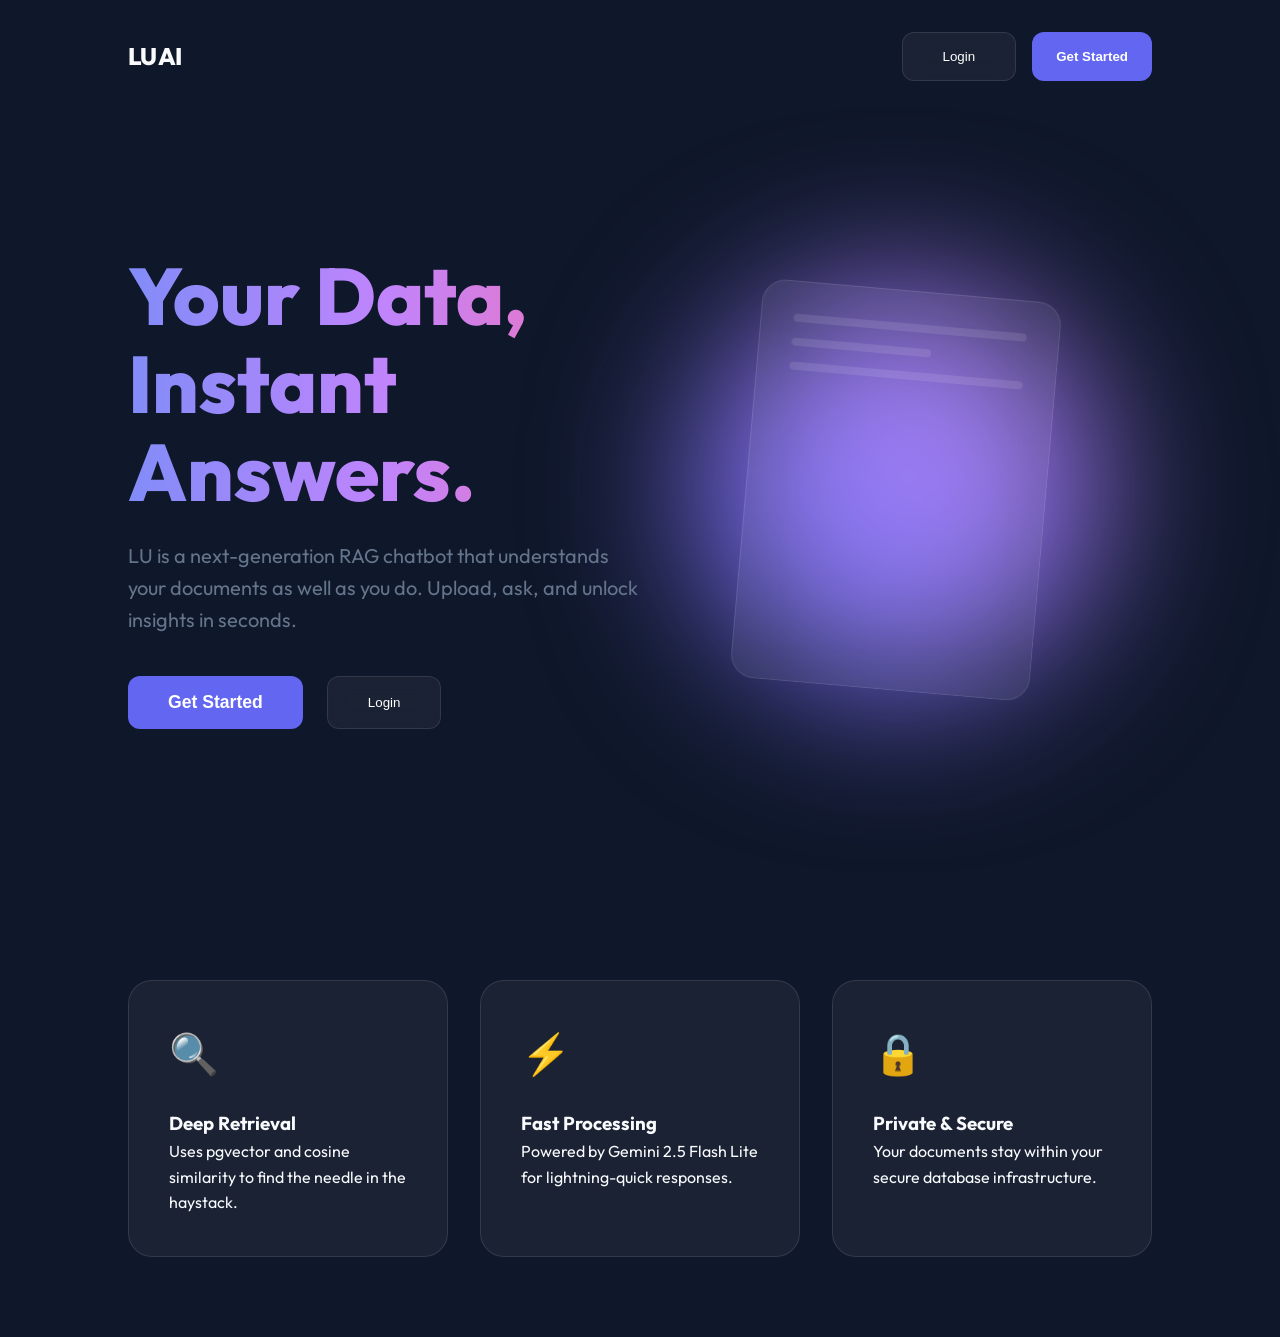
<file: frontend/index.html>
<!DOCTYPE html>
<html lang="en">
<head>
    <meta charset="UTF-8">
    <meta name="viewport" content="width=device-width, initial-scale=1.0">
    <title>LU: Intelligence Reimagined</title>
    <meta name="description" content="Modern RAG-powered chatbot solutions for your business.">
    <link rel="preconnect" href="https://fonts.googleapis.com">
    <link rel="preconnect" href="https://fonts.gstatic.com" crossorigin>
    <link href="https://fonts.googleapis.com/css2?family=Outfit:wght@300;400;600;800&display=swap" rel="stylesheet">
    <link rel="stylesheet" href="css/style.css">
</head>
<body>
    <nav class="navbar">
        <div class="logo">LU AI</div>
        <div class="nav-actions">
            <button class="btn-secondary" onclick="showLogin()">Login</button>
            <button class="btn-primary" onclick="showSignup()">Get Started</button>
        </div>
    </nav>

    <main>
        <section class="hero">
            <div class="hero-content">
                <h1 class="gradient-text">Your Data, <br>Instant Answers.</h1>
                <p>LU is a next-generation RAG chatbot that understands your documents as well as you do. Upload, ask, and unlock insights in seconds.</p>
                <div class="cta-group">
                    <button class="btn-large" onclick="showSignup()">Get Started</button>
                    <button class="btn-secondary" onclick="showLogin()">Login</button>
                </div>
            </div>
            <div class="hero-visual">
                <div class="blob"></div>
                <div class="glass-card">
                    <div class="line"></div>
                    <div class="line short"></div>
                    <div class="line"></div>
                </div>
            </div>
        </section>

        <section class="features">
            <div class="feature-card">
                <div class="icon">🔍</div>
                <h3>Deep Retrieval</h3>
                <p>Uses pgvector and cosine similarity to find the needle in the haystack.</p>
            </div>
            <div class="feature-card">
                <div class="icon">⚡</div>
                <h3>Fast Processing</h3>
                <p>Powered by Gemini 2.5 Flash Lite for lightning-quick responses.</p>
            </div>
            <div class="feature-card">
                <div class="icon">🔒</div>
                <h3>Private & Secure</h3>
                <p>Your documents stay within your secure database infrastructure.</p>
            </div>
        </section>
    </main>

    <script>
        function showLogin() {
            window.location.href = 'login.html';
        }
        
        function showSignup() {
            window.location.href = 'signup.html';
        }
        
        // Check if user is already logged in
        const token = localStorage.getItem('lu_token');
        if (token) {
            window.location.href = 'chat.html';
        }
    </script>
</body>
</html>
</file>
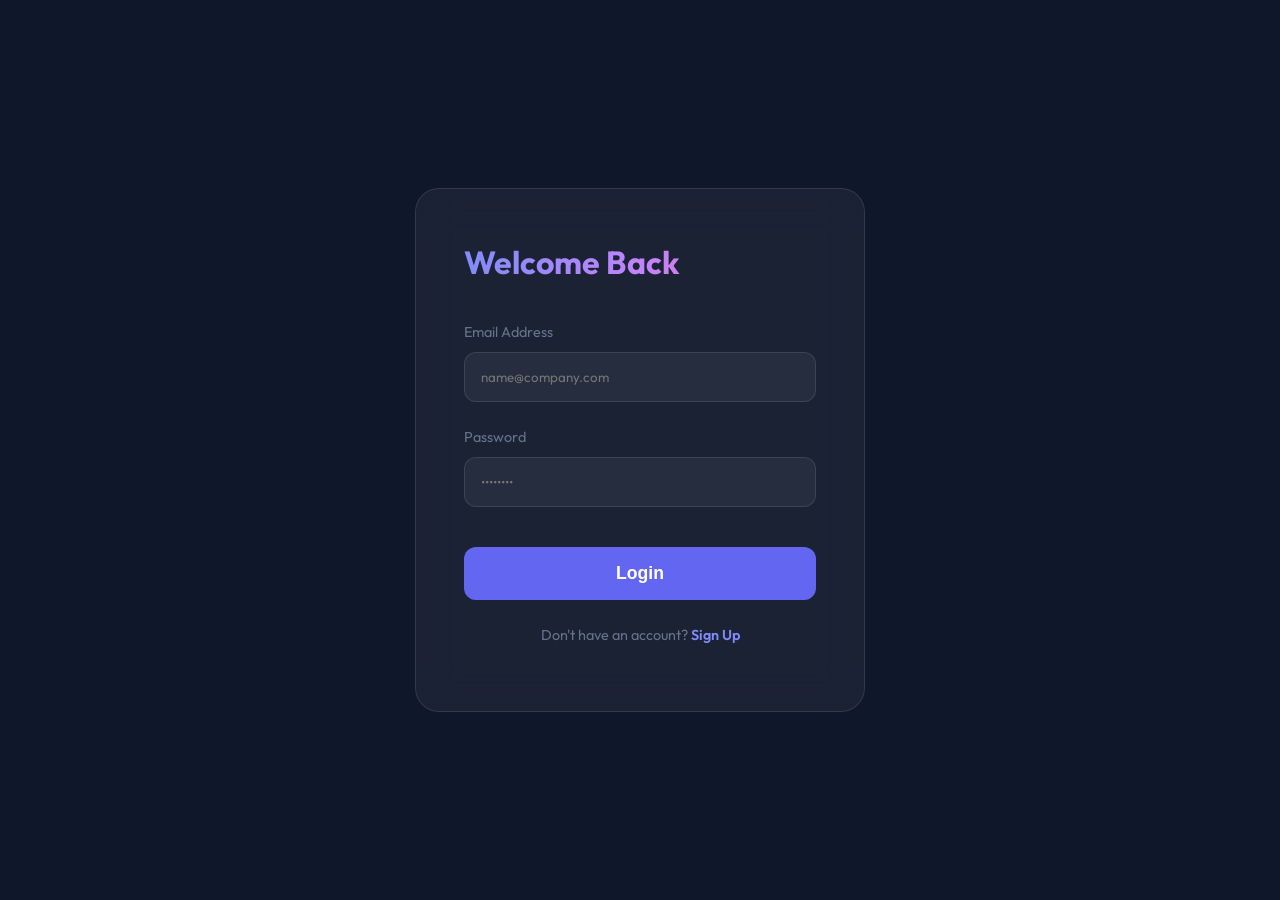
<file: frontend/chat.html>
<!DOCTYPE html>
<html lang="en">
<head>
    <meta charset="UTF-8">
    <meta name="viewport" content="width=device-width, initial-scale=1.0">
    <title>LU AI - Chat with your documents</title>
    <link rel="preconnect" href="https://fonts.googleapis.com">
    <link rel="preconnect" href="https://fonts.gstatic.com" crossorigin>
    <link href="https://fonts.googleapis.com/css2?family=Outfit:wght@300;400;500;600;700;800&display=swap" rel="stylesheet">
    <link rel="stylesheet" href="css/chat.css">
</head>
<body class="chat-page">
    <div class="chat-layout">
        <!-- Sidebar - Modern collapsible design -->
        <aside class="sidebar" id="sidebar">
            <div class="sidebar-header">
                <div class="logo">
                    <span class="logo-text">LU</span>
                    <span class="logo-badge">AI</span>
                </div>
                <button class="new-chat-btn" id="new-chat-btn">
                    <svg width="18" height="18" viewBox="0 0 24 24" fill="none" stroke="currentColor" stroke-width="2">
                        <path d="M12 5v14M5 12h14"/>
                    </svg>
                    <span>New chat</span>
                </button>
            </div>

            <div class="sessions-list" id="sessions-list">
                <div class="loading-sessions">
                    <div class="loading-spinner"></div>
                    <span>Loading conversations...</span>
                </div>
            </div>

            <div class="sidebar-footer">
                <div class="user-info" id="user-info">
                    <div class="user-avatar">
                        <span id="user-initials">LU</span>
                    </div>
                    <div class="user-details">
                        <div class="user-name" id="user-name">Loading...</div>
                        <div class="user-email" id="user-email"></div>
                    </div>
                </div>

                <div class="sidebar-actions">
                    <button class="action-btn" id="ingest-btn" style="display: none;">
                        <svg width="18" height="18" viewBox="0 0 24 24" fill="none" stroke="currentColor" stroke-width="2">
                            <path d="M14 2H6a2 2 0 0 0-2 2v16a2 2 0 0 0 2 2h12a2 2 0 0 0 2-2V8z"/>
                            <polyline points="14,2 14,8 20,8"/>
                            <line x1="16" y1="13" x2="8" y2="13"/>
                            <line x1="16" y1="17" x2="8" y2="17"/>
                        </svg>
                        <span>Ingest documents</span>
                    </button>

                    <button class="action-btn" id="logout-btn">
                        <svg width="18" height="18" viewBox="0 0 24 24" fill="none" stroke="currentColor" stroke-width="2">
                            <path d="M9 21H5a2 2 0 0 1-2-2V5a2 2 0 0 1 2-2h4"/>
                            <polyline points="16,17 21,12 16,7"/>
                            <line x1="21" y1="12" x2="9" y2="12"/>
                        </svg>
                        <span>Log out</span>
                    </button>
                </div>

                <div class="sidebar-footer-note">
                    <span class="version">v1.0.0</span>
                    <span class="separator">•</span>
                    <span class="rag-badge">RAG powered</span>
                </div>
            </div>
        </aside>

        <!-- Main Chat Area -->
        <main class="chat-main">
            <!-- Header -->
            <header class="chat-header">
                <button class="sidebar-toggle" id="sidebar-toggle" aria-label="Toggle sidebar">
                    <svg width="20" height="20" viewBox="0 0 24 24" fill="none" stroke="currentColor" stroke-width="2">
                        <line x1="3" y1="6" x2="21" y2="6"/>
                        <line x1="3" y1="12" x2="21" y2="12"/>
                        <line x1="3" y1="18" x2="21" y2="18"/>
                    </svg>
                </button>

                <div class="chat-header-info">
                    <div class="chat-title" id="chat-title">New conversation</div>
                    <div class="chat-model-badge">
                        <span class="model-dot"></span>
                        <span>Gemini 2.5 Flash Lite</span>
                    </div>
                </div>

                <div class="chat-header-actions">
                    <button class="icon-btn" id="clear-chat-btn" title="Clear conversation" style="display: none;">
                        <svg width="18" height="18" viewBox="0 0 24 24" fill="none" stroke="currentColor" stroke-width="2">
                            <path d="M3 6h18M19 6v14a2 2 0 0 1-2 2H7a2 2 0 0 1-2-2V6m3 0V4a2 2 0 0 1 2-2h4a2 2 0 0 1 2 2v2"/>
                        </svg>
                    </button>
                </div>
            </header>

            <!-- Messages Container -->
            <div class="chat-messages" id="chat-messages">
                <div class="welcome-message">
                    <div class="welcome-icon">
                        <svg width="48" height="48" viewBox="0 0 24 24" fill="none" stroke="currentColor" stroke-width="1.5">
                            <circle cx="12" cy="12" r="10"/>
                            <path d="M12 16v-4M12 8h.01"/>
                        </svg>
                    </div>
                    <h2>How can I help you today?</h2>
                    <p>Ask me anything about your documents. I'm here to help!</p>

                    <div class="suggestion-grid">
                        <button class="suggestion-card" data-prompt="What documents do I have?">
                            <span class="suggestion-icon">📄</span>
                            <span class="suggestion-text">What documents do I have?</span>
                        </button>
                        <button class="suggestion-card" data-prompt="Summarize my recent uploads">
                            <span class="suggestion-icon">📊</span>
                            <span class="suggestion-text">Summarize my recent uploads</span>
                        </button>
                        <button class="suggestion-card" data-prompt="Find information about">
                            <span class="suggestion-icon">🔍</span>
                            <span class="suggestion-text">Find specific information</span>
                        </button>
                        <button class="suggestion-card" data-prompt="Explain how RAG works">
                            <span class="suggestion-icon">🤖</span>
                            <span class="suggestion-text">How does LU work?</span>
                        </button>
                    </div>
                </div>
            </div>

            <!-- Input Area - Fixed at bottom -->
            <div class="chat-input-area">
                <div class="input-container">
                    <div class="input-wrapper">
                        <textarea
                            id="chat-input"
                            placeholder="Message LU..."
                            rows="1"
                            maxlength="2000"
                        ></textarea>

                        <div class="input-actions">
                            <button class="input-action-btn" id="attach-btn" style="display: none;" disabled>
                                <svg width="20" height="20" viewBox="0 0 24 24" fill="none" stroke="currentColor" stroke-width="2">
                                    <path d="M21.44 11.05l-9.19 9.19a6 6 0 0 1-8.49-8.49l9.19-9.19a4 4 0 0 1 5.66 5.66l-9.2 9.19a2 2 0 0 1-2.83-2.83l8.49-8.48"/>
                                </svg>
                            </button>

                            <button class="send-button" id="send-button" disabled aria-label="Send message">
                                <svg width="20" height="20" viewBox="0 0 24 24" fill="none" stroke="currentColor" stroke-width="2">
                                    <line x1="22" y1="2" x2="11" y2="13"/>
                                    <polygon points="22,2 15,22 11,13 2,9 22,2"/>
                                </svg>
                            </button>
                        </div>
                    </div>

                    <div class="input-footer">
                        <div class="input-footer-left">
                            <span class="char-count" id="char-count">
                                <span class="current">0</span>/<span class="max">2000</span>
                            </span>
                            <span class="separator">•</span>
                            <span class="shortcut-hint">Enter to send</span>
                            <span class="shortcut-hint secondary">Shift + Enter for new line</span>
                        </div>

                        <div class="input-footer-right">
                            <span class="status-indicator" id="status-indicator">
                                <span class="status-dot online"></span>
                                <span class="status-text">Connected</span>
                            </span>
                        </div>
                    </div>
                </div>

                <div class="disclaimer">
                    <span>LU can make mistakes. Consider verifying important information.</span>
                </div>
            </div>
        </main>
    </div>

    <!-- Toast container for notifications -->
    <div class="toast-container" id="toast-container"></div>

    <!-- Streaming cancellation overlay (hidden by default) -->
    <div class="streaming-overlay" id="streaming-overlay" style="display: none;">
        <div class="streaming-controls">
            <span>Generating response...</span>
            <button class="cancel-stream-btn" id="cancel-stream-btn">
                <svg width="16" height="16" viewBox="0 0 24 24" fill="none" stroke="currentColor" stroke-width="2">
                    <circle cx="12" cy="12" r="10"/>
                    <line x1="15" y1="9" x2="9" y2="15"/>
                    <line x1="9" y1="9" x2="15" y2="15"/>
                </svg>
                Cancel
            </button>
        </div>
    </div>
    
    <script src="js/chat.js"></script>
</body>
</html>
</file>
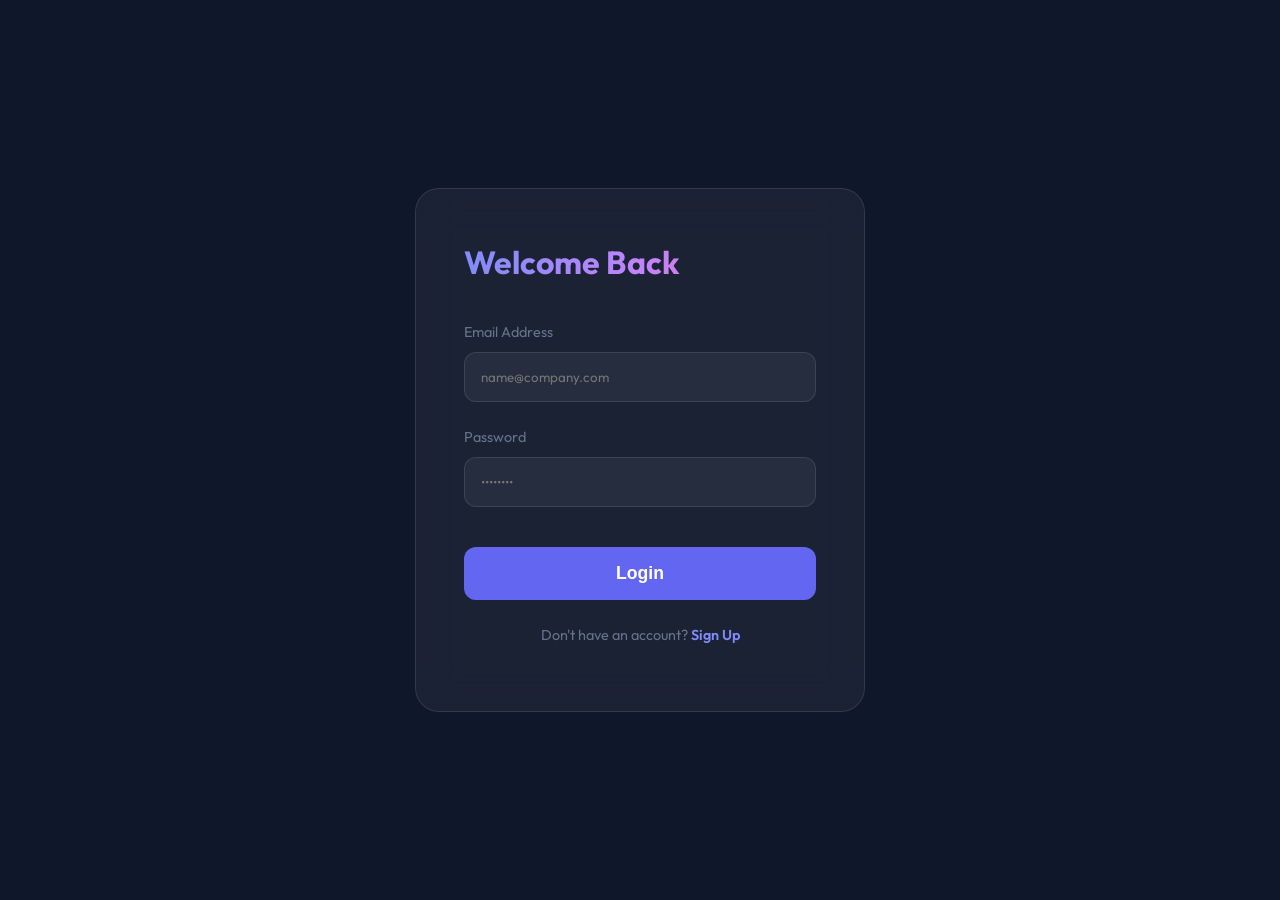
<file: frontend/ingest.html>
<!DOCTYPE html>
<html lang="en">
<head>
    <meta charset="UTF-8">
    <meta name="viewport" content="width=device-width, initial-scale=1.0">
    <title>Document Ingestion - LU AI</title>
    <link rel="preconnect" href="https://fonts.googleapis.com">
    <link rel="preconnect" href="https://fonts.gstatic.com" crossorigin>
    <link href="https://fonts.googleapis.com/css2?family=Outfit:wght@300;400;500;600;700;800&display=swap" rel="stylesheet">
    <link rel="stylesheet" href="css/ingest.css">
</head>
<body class="ingest-page">
    <!-- Loading Overlay (hidden by default) -->
    <div class="loading-overlay" id="loading-overlay" style="display: none;">
        <div class="loading-spinner"></div>
        <div class="loading-text">Processing document...</div>
    </div>

    <div class="ingest-container">
        <div class="ingest-header">
            <button class="back-btn" id="back-to-chat">
                <svg width="20" height="20" viewBox="0 0 24 24" fill="none" stroke="currentColor" stroke-width="2">
                    <polyline points="15,18 9,12 15,6"/>
                </svg>
                Back to Chat
            </button>
            <h1 class="gradient-text">Document Ingestion</h1>
            <p>Add content to LU's knowledge base for enhanced responses</p>

            <!-- Admin badge - shows this is admin only -->
            <div class="admin-badge">
                <svg width="16" height="16" viewBox="0 0 24 24" fill="none" stroke="currentColor" stroke-width="2">
                    <path d="M12 2L2 7l10 5 10-5-10-5zM2 17l10 5 10-5M2 12l10 5 10-5"/>
                </svg>
                <span>Admin Only</span>
            </div>
        </div>

        <div class="ingest-card">
            <div class="ingest-form">
                <div class="form-group">
                    <label for="content-input">
                        Document Content
                        <span class="label-hint">(Required)</span>
                    </label>
                    <textarea
                        id="content-input"
                        placeholder="Paste your document content here... (supports up to 100,000 characters)"
                        rows="15"
                        maxlength="100000"
                    ></textarea>
                    <div class="input-info">
                        <span class="char-count" id="content-char-count">
                            <span class="current">0</span> characters
                        </span>
                        <span class="input-hint">
                            <svg width="14" height="14" viewBox="0 0 24 24" fill="none" stroke="currentColor" stroke-width="2">
                                <circle cx="12" cy="12" r="10"/>
                                <path d="M12 16v-4M12 8h.01"/>
                            </svg>
                            Supports text, articles, documentation
                        </span>
                    </div>
                </div>

                <div class="form-actions">
                    <button type="button" class="btn-secondary" id="clear-btn">
                        <svg width="18" height="18" viewBox="0 0 24 24" fill="none" stroke="currentColor" stroke-width="2">
                            <path d="M3 6h18M19 6v14a2 2 0 0 1-2 2H7a2 2 0 0 1-2-2V6m3 0V4a2 2 0 0 1 2-2h4a2 2 0 0 1 2 2v2"/>
                        </svg>
                        Clear
                    </button>
                    <button type="button" class="btn-primary" id="ingest-submit-btn" disabled>
                        <span class="btn-text">Ingest Content</span>
                        <span class="btn-loading" style="display: none;">
                            <span class="spinner"></span>
                            Processing...
                        </span>
                    </button>
                </div>
            </div>

            <div id="ingest-status" class="status-message" style="display: none;"></div>
        </div>

        <div class="ingest-info-grid">
            <div class="info-card">
                <div class="info-icon">📝</div>
                <h4>Text Processing</h4>
                <p>Content is split into optimal chunks of ~600 characters with overlap for context preservation</p>
            </div>

            <div class="info-card">
                <div class="info-icon">🧠</div>
                <h4>Embedding Generation</h4>
                <p>Embeddings are created using Gemini's embedding model for semantic understanding</p>
            </div>

            <div class="info-card">
                <div class="info-icon">🗄️</div>
                <h4>Vector Storage</h4>
                <p>Documents are stored in pgvector database for fast similarity search</p>
            </div>

            <div class="info-card">
                <div class="info-icon">💬</div>
                <h4>Enhanced Responses</h4>
                <p>LU can now reference this content in future conversations for accurate answers</p>
            </div>
        </div>

        <!-- Tips section -->
        <div class="tips-section">
            <h3>💡 Tips for best results</h3>
            <ul>
                <li>Include clear headings and structure in your content</li>
                <li>Remove any irrelevant formatting or special characters</li>
                <li>Break very large documents into smaller, focused sections</li>
                <li>Verify the content is accurate and up-to-date</li>
            </ul>
        </div>
    </div>
    
    <script src="js/ingest.js"></script>
</body>
</html>
</file>
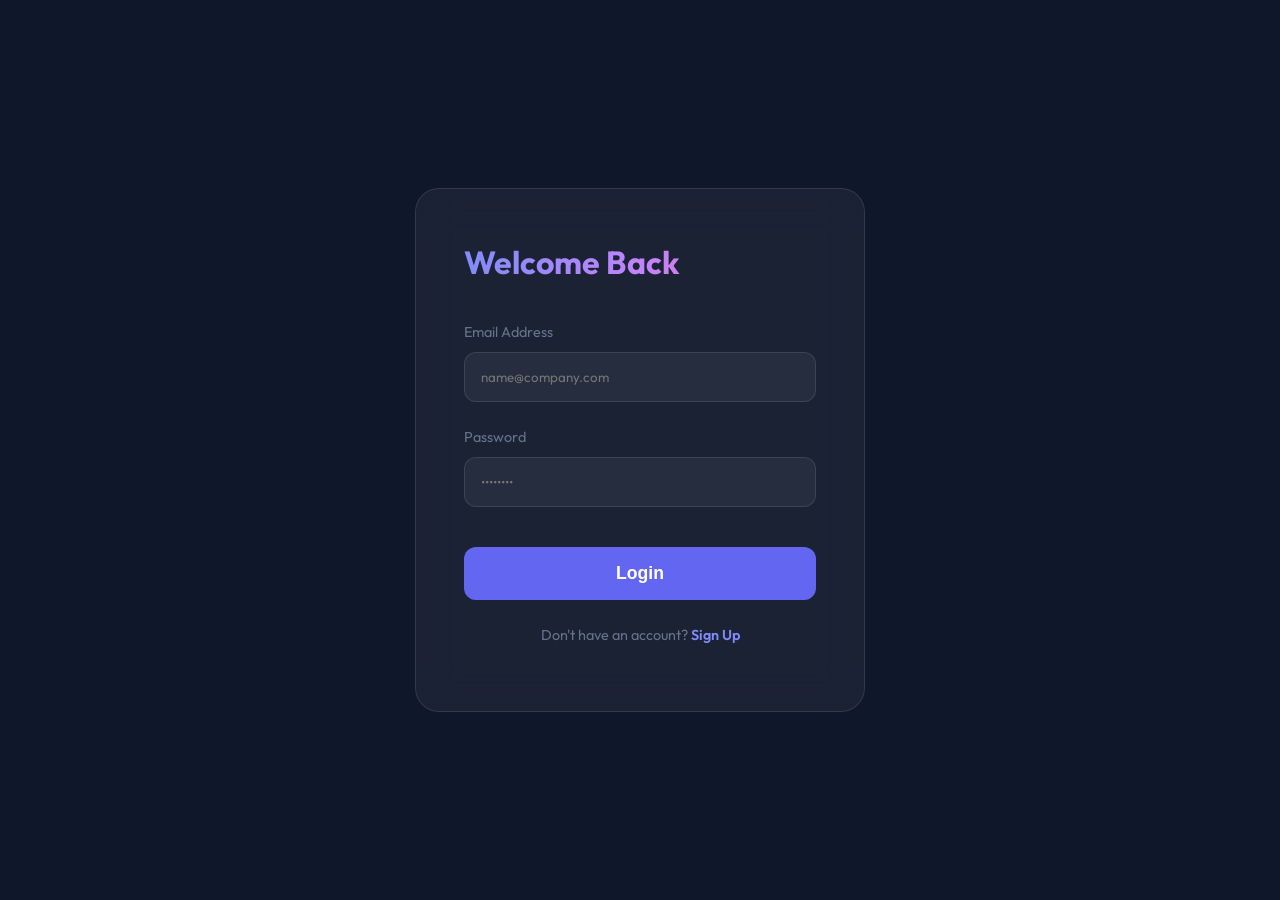
<file: frontend/login.html>
<!DOCTYPE html>
<html lang="en">
<head>
    <meta charset="UTF-8">
    <meta name="viewport" content="width=device-width, initial-scale=1.0">
    <title>Login | LU AI</title>
    <link href="https://fonts.googleapis.com/css2?family=Outfit:wght@300;400;600;800&display=swap" rel="stylesheet">
    <link rel="stylesheet" href="css/style.css">
    <style>
        .auth-container { min-height: 100vh; display: flex; justify-content: center; align-items: center; background-color: var(--dark); }
        .auth-card { background: var(--glass); border: 1px solid var(--glass-border); backdrop-filter: blur(20px); padding: 3rem; border-radius: 24px; width: 100%; max-width: 450px; }
        .form-group { margin-bottom: 1.5rem; }
        label { display: block; margin-bottom: 0.5rem; color: var(--gray); font-size: 0.9rem; }
        input { width: 100%; padding: 1rem; background: rgba(255,255,255,0.05); border: 1px solid var(--glass-border); border-radius: 12px; color: white; font-family: inherit; }
        .toggle-auth { margin-top: 1.5rem; text-align: center; color: var(--gray); font-size: 0.9rem; cursor: pointer; }
        .toggle-auth span { color: var(--primary-light); font-weight: 600; }
    </style>
</head>
<body>
    <div class="auth-container">
        <div class="auth-card">
            <h2 id="auth-title" class="gradient-text" style="font-size: 2rem; margin-bottom: 2rem;">Welcome Back</h2>
            <form id="auth-form">
                <div class="form-group" id="name-group" style="display: none;"><label>Full Name</label><input type="text" id="full_name" placeholder="John Doe"></div>
                <div class="form-group"><label>Email Address</label><input type="email" id="email" required placeholder="name@company.com"></div>
                <div class="form-group"><label>Password</label><input type="password" id="password" required placeholder="••••••••"></div>
                <button type="submit" class="btn-large" style="width: 100%; margin-top: 1rem;" id="submit-btn">Login</button>
            </form>
            <div class="toggle-auth" id="toggle-auth">Don't have an account? <span id="toggle-text">Sign Up</span></div>
            <div id="auth-status" style="margin-top: 1rem; text-align: center; font-size: 0.9rem;"></div>
        </div>
    </div>
    <script src="js/auth.js"></script>
</body>
</html>
</file>
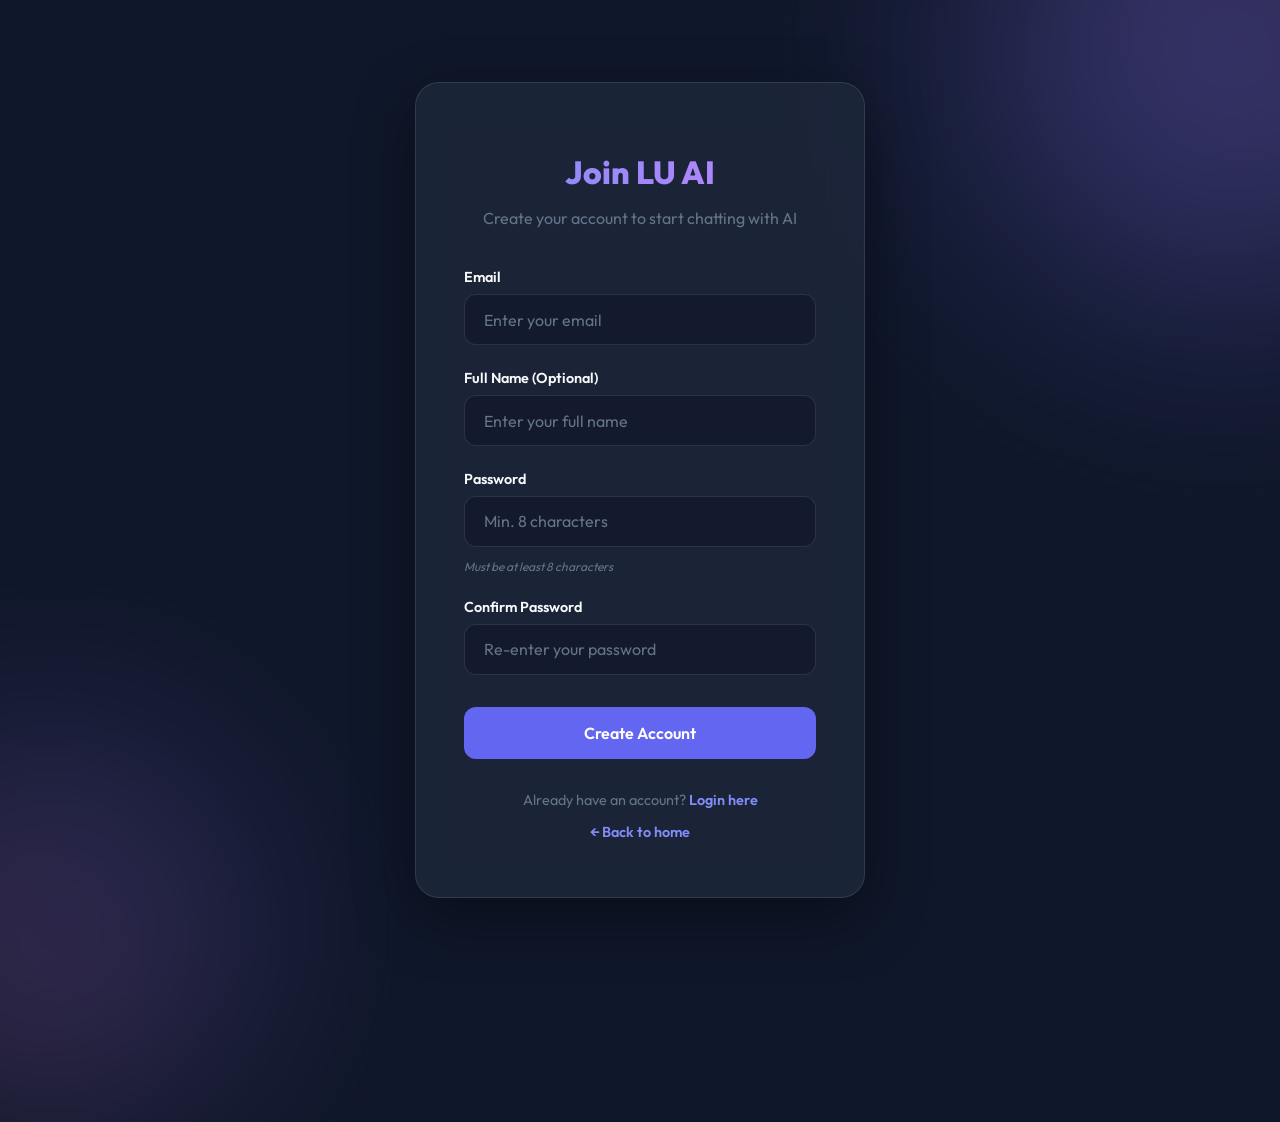
<file: frontend/signup.html>
<!DOCTYPE html>
<html lang="en">
<head>
    <meta charset="UTF-8">
    <meta name="viewport" content="width=device-width, initial-scale=1.0">
    <title>Sign Up - LU AI</title>
    <link rel="preconnect" href="https://fonts.googleapis.com">
    <link rel="preconnect" href="https://fonts.gstatic.com" crossorigin>
    <link href="https://fonts.googleapis.com/css2?family=Outfit:wght@300;400;600;800&display=swap" rel="stylesheet">
    <link rel="stylesheet" href="css/auth.css">
</head>
<body class="auth-page">
    <div class="auth-container">
        <div class="auth-card">
            <div class="auth-header">
                <h1>Join LU AI</h1>
                <p>Create your account to start chatting with AI</p>
            </div>
            
            <form id="signup-form" class="auth-form">
                <div class="form-group">
                    <label for="email">Email</label>
                    <input type="email" id="email" name="email" placeholder="Enter your email" required>
                </div>

                <div class="form-group">
                    <label for="full_name">Full Name (Optional)</label>
                    <input type="text" id="full_name" name="full_name" placeholder="Enter your full name">
                </div>

                <div class="form-group">
                    <label for="password">Password</label>
                    <input type="password" id="password" name="password" placeholder="Min. 8 characters" required minlength="8">
                    <small class="input-hint">Must be at least 8 characters</small>
                </div>

                <div class="form-group">
                    <label for="confirm_password">Confirm Password</label>
                    <input type="password" id="confirm_password" name="confirm_password" placeholder="Re-enter your password" required>
                </div>

                <button type="submit" class="btn-primary btn-full" id="signup-btn">
                    <span class="btn-text">Create Account</span>
                    <span class="btn-loading" style="display: none;">Creating...</span>
                </button>
            </form>

            <div id="error-message" class="error-message" style="display: none;"></div>
            <div id="success-message" class="success-message" style="display: none;"></div>

            <div class="auth-footer">
                <p>Already have an account? <a href="login.html">Login here</a></p>
                <p><a href="index.html">← Back to home</a></p>
            </div>
        </div>
    </div>

    <script src="js/auth.js"></script>
    <script>
        // Check if already logged in
        if (localStorage.getItem('lu_token')) {
            window.location.href = 'chat.html';
        }

        // Get form and add submit event listener
        const signupForm = document.getElementById('signup-form');

        if (signupForm) {
            signupForm.addEventListener('submit', async (e) => {
                e.preventDefault();

                // Get form values
                const email = document.getElementById('email').value.trim();
                const fullName = document.getElementById('full_name').value.trim();
                const password = document.getElementById('password').value;
                const confirmPassword = document.getElementById('confirm_password').value;
                const signupBtn = document.getElementById('signup-btn');

                // Hide any previous messages
                hideMessages();

                // Validation
                if (!email || !password) {
                    showError('Email and password are required');
                    return;
                }

                if (password.length < 8) {
                    showError('Password must be at least 8 characters');
                    return;
                }

                if (password !== confirmPassword) {
                    showError('Passwords do not match');
                    return;
                }

                // Show loading state
                setLoading(signupBtn, true);

                try {
                    // Make API request to your signup endpoint
                    const response = await fetch('http://localhost:8000/signup/', {
                        method: 'POST',
                        headers: {
                            'Content-Type': 'application/json',
                        },
                        body: JSON.stringify({
                            email: email,
                            password: password,
                            full_name: fullName
                        })
                    });

                    const data = await response.json();

                    if (response.ok) {
                        // Success response from your view: {"msg": "User created successfully"}
                        showSuccess(data.msg || 'Account created successfully! Redirecting to login...');

                        // Redirect to login page after success
                        setTimeout(() => {
                            window.location.href = 'login.html';
                        }, 1500);
                    } else {
                        // Handle error responses
                        if (response.status === 400) {
                            showError(data.error || 'User already exists or invalid data');
                        } else if (response.status === 500) {
                            showError(data.error || 'Server error. Please try again later');
                        } else {
                            showError('Signup failed. Please try again');
                        }
                        setLoading(signupBtn, false);
                    }
                } catch (error) {
                    console.error('Signup error:', error);
                    showError('Connection error. Please check your network');
                    setLoading(signupBtn, false);
                }
            });
        }

        // Helper functions (can be removed if they're already in auth.js, but included here for completeness)
        function setLoading(button, loading) {
            const btnText = button.querySelector('.btn-text');
            const btnLoading = button.querySelector('.btn-loading');

            if (btnText && btnLoading) {
                if (loading) {
                    button.disabled = true;
                    btnText.style.display = 'none';
                    btnLoading.style.display = 'inline';
                } else {
                    button.disabled = false;
                    btnText.style.display = 'inline';
                    btnLoading.style.display = 'none';
                }
            }
        }

        function showError(message) {
            const errorDiv = document.getElementById('error-message');
            if (errorDiv) {
                errorDiv.textContent = message;
                errorDiv.style.display = 'block';

                // Auto-hide after 5 seconds
                setTimeout(() => {
                    if (errorDiv.style.display === 'block') {
                        errorDiv.style.display = 'none';
                    }
                }, 5000);
            }
        }

        function showSuccess(message) {
            const successDiv = document.getElementById('success-message');
            if (successDiv) {
                successDiv.textContent = message;
                successDiv.style.display = 'block';

                // Auto-hide after 5 seconds
                setTimeout(() => {
                    if (successDiv.style.display === 'block') {
                        successDiv.style.display = 'none';
                    }
                }, 5000);
            }
        }

        function hideMessages() {
            const errorDiv = document.getElementById('error-message');
            const successDiv = document.getElementById('success-message');

            if (errorDiv) errorDiv.style.display = 'none';
            if (successDiv) successDiv.style.display = 'none';
        }
    </script>
</body>
</html>
</file>
<file: frontend/css/style.css>
:root {
    --primary: #6366f1;
    --primary-light: #818cf8;
    --dark: #0f172a;
    --light: #f8fafc;
    --gray: #64748b;
    --glass: rgba(255, 255, 255, 0.05);
    --glass-border: rgba(255, 255, 255, 0.1);
    --font-main: 'Outfit', sans-serif;
}

* {
    margin: 0;
    padding: 0;
    box-sizing: border-box;
}

body {
    background-color: var(--dark);
    color: var(--light);
    font-family: var(--font-main);
    line-height: 1.6;
    overflow-x: hidden;
}

/* Navbar */
.navbar {
    display: flex;
    justify-content: space-between;
    align-items: center;
    padding: 2rem 10%;
    position: fixed;
    width: 100%;
    top: 0;
    z-index: 100;
}

.logo {
    font-size: 1.5rem;
    font-weight: 800;
    letter-spacing: -1px;
}

.nav-actions {
    display: flex;
    gap: 1rem;
}

/* Buttons */
.btn-primary, .btn-large {
    background-color: var(--primary);
    color: white;
    padding: 0.8rem 1.5rem;
    border-radius: 12px;
    border: none;
    font-weight: 600;
    cursor: pointer;
    transition: transform 0.3s, background 0.3s;
}

.btn-large {
    padding: 1rem 2.5rem;
    font-size: 1.1rem;
}

.btn-primary:hover, .btn-large:hover {
    background-color: var(--primary-light);
    transform: translateY(-2px);
}

.btn-secondary {
    background: var(--glass);
    color: white;
    padding: 1rem 2.5rem;
    border-radius: 12px;
    border: 1px solid var(--glass-border);
    cursor: pointer;
    backdrop-filter: blur(10px);
    transition: background 0.3s;
}

.btn-secondary:hover {
    background: rgba(255, 255, 255, 0.1);
}

/* Hero Section */
.hero {
    min-height: 100vh;
    display: flex;
    align-items: center;
    padding: 0 10%;
    padding-top: 80px;
    position: relative;
    overflow: hidden;
}

.hero-content {
    flex: 1;
    z-index: 2;
}

.hero-content h1 {
    font-size: 5rem;
    font-weight: 800;
    line-height: 1.1;
    margin-bottom: 1.5rem;
}

.gradient-text {
    background: linear-gradient(90deg, #818cf8, #c084fc, #f472b6);
    -webkit-background-clip: text;
    -webkit-text-fill-color: transparent;
}

.hero-content p {
    font-size: 1.25rem;
    color: var(--gray);
    max-width: 600px;
    margin-bottom: 2.5rem;
}

.cta-group {
    display: flex;
    gap: 1.5rem;
}

/* Visual Elements */
.hero-visual {
    flex: 1;
    display: flex;
    justify-content: center;
    align-items: center;
    position: relative;
}

.blob {
    width: 400px;
    height: 400px;
    background: linear-gradient(45deg, var(--primary), #c084fc);
    filter: blur(80px);
    border-radius: 50%;
    position: absolute;
    animation: pulse 10s infinite alternate;
}

.glass-card {
    width: 300px;
    height: 400px;
    background: var(--glass);
    border: 1px solid var(--glass-border);
    backdrop-filter: blur(20px);
    border-radius: 24px;
    z-index: 2;
    padding: 2rem;
    display: flex;
    flex-direction: column;
    gap: 1rem;
    transform: rotate(5deg);
    animation: float 6s infinite ease-in-out;
}

.line {
    height: 8px;
    background: var(--glass-border);
    border-radius: 4px;
    width: 100%;
}

.line.short { width: 60%; }

/* Features Section */
.features {
    padding: 5rem 10%;
    display: grid;
    grid-template-columns: repeat(auto-fit, minmax(300px, 1fr));
    gap: 2rem;
}

.feature-card {
    background: var(--glass);
    border: 1px solid var(--glass-border);
    padding: 2.5rem;
    border-radius: 24px;
    transition: border-color 0.3s;
}

.feature-card:hover {
    border-color: var(--primary);
}

.feature-card .icon {
    font-size: 2.5rem;
    margin-bottom: 1.5rem;
}

/* Animations */
@keyframes pulse {
    0% { transform: scale(1); opacity: 0.6; }
    100% { transform: scale(1.2); opacity: 0.4; }
}

@keyframes float {
    0%, 100% { transform: rotate(5deg) translateY(0); }
    50% { transform: rotate(5deg) translateY(-20px); }
}

/* Responsive */
@media (max-width: 768px) {
    .navbar {
        padding: 1.5rem 5%;
    }

    .hero {
        flex-direction: column;
        padding: 0 5%;
        padding-top: 100px;
        text-align: center;
    }

    .hero-content h1 {
        font-size: 3rem;
    }

    .hero-content p {
        font-size: 1.1rem;
    }

    .cta-group {
        justify-content: center;
    }

    .hero-visual {
        margin-top: 3rem;
    }

    .features {
        padding: 3rem 5%;
        grid-template-columns: 1fr;
    }
}

@media (max-width: 480px) {
    .nav-actions {
        gap: 0.5rem;
    }

    .btn-primary, .btn-secondary {
        padding: 0.6rem 1rem;
        font-size: 0.9rem;
    }

    .hero-content h1 {
        font-size: 2.5rem;
    }
}
</file>
<file: frontend/css/chat.css>
/* chat.css - Refined Dark Theme for LU AI Chat */

:root {
    /* Refined color palette - softer, more professional */
    --bg-primary: #0c0c0f;
    --bg-secondary: #141417;
    --bg-tertiary: #1c1c21;
    --bg-elevated: #23232a;
    --bg-hover: #2a2a32;

    --sidebar-bg: #0a0a0c;
    --sidebar-hover: #18181d;
    --sidebar-border: #1e1e24;

    --text-primary: #e8e8ed;
    --text-secondary: #a8a8b3;
    --text-tertiary: #6f6f7a;
    --text-muted: #51515c;

    /* Softer accent colors */
    --accent-primary: #7c3aed;
    --accent-secondary: #a78bfa;
    --accent-soft: rgba(124, 58, 237, 0.1);
    --accent-glow: rgba(124, 58, 237, 0.15);

    /* Message colors - more natural */
    --user-message-bg: #2b2b33;
    --user-message-text: #e8e8ed;
    --assistant-message-bg: #1a1a1f;
    --assistant-message-text: #e8e8ed;
    --assistant-message-border: #2a2a32;

    --success: #10b981;
    --success-bg: rgba(16, 185, 129, 0.1);
    --warning: #f59e0b;
    --warning-bg: rgba(245, 158, 11, 0.1);
    --error: #ef4444;
    --error-bg: rgba(239, 68, 68, 0.1);
    --info: #3b82f6;
    --info-bg: rgba(59, 130, 246, 0.1);

    --border-subtle: #22222a;
    --border-soft: #2a2a34;
    --border-medium: #32323e;

    --shadow-xs: 0 1px 2px 0 rgba(0, 0, 0, 0.4);
    --shadow-sm: 0 2px 4px 0 rgba(0, 0, 0, 0.5);
    --shadow-md: 0 4px 8px 0 rgba(0, 0, 0, 0.6);
    --shadow-lg: 0 8px 16px 0 rgba(0, 0, 0, 0.7);

    --font-main: 'Outfit', -apple-system, BlinkMacSystemFont, sans-serif;

    --radius-sm: 6px;
    --radius-md: 8px;
    --radius-lg: 12px;
    --radius-xl: 16px;
    --radius-2xl: 20px;
    --radius-full: 9999px;
}

* {
    margin: 0;
    padding: 0;
    box-sizing: border-box;
}

body {
    font-family: var(--font-main);
    background: var(--bg-primary);
    color: var(--text-primary);
    line-height: 1.5;
    -webkit-font-smoothing: antialiased;
    -moz-osx-font-smoothing: grayscale;
    overflow: hidden;
    font-weight: 400;
}

/* Chat Layout */
.chat-page {
    height: 100vh;
    overflow: hidden;
}

.chat-layout {
    display: flex;
    height: 100vh;
    width: 100%;
}

/* Sidebar - More spacious with smaller text */
.sidebar {
    width: 260px;
    background: var(--sidebar-bg);
    border-right: 1px solid var(--sidebar-border);
    display: flex;
    flex-direction: column;
    transition: transform 0.2s ease;
    position: relative;
}

.sidebar.collapsed {
    transform: translateX(-100%);
}

.sidebar-header {
    padding: 1.25rem 1rem;
    border-bottom: 1px solid var(--border-subtle);
}

.logo {
    display: flex;
    align-items: center;
    gap: 0.25rem;
    margin-bottom: 1.25rem;
    padding: 0 0.25rem;
}

.logo-text {
    font-size: 1.35rem;
    font-weight: 600;
    letter-spacing: -0.3px;
    background: linear-gradient(135deg, #ffffff, var(--accent-secondary));
    -webkit-background-clip: text;
    -webkit-text-fill-color: transparent;
}

.logo-badge {
    font-size: 0.65rem;
    font-weight: 500;
    padding: 0.15rem 0.4rem;
    background: var(--accent-soft);
    color: var(--accent-secondary);
    border-radius: var(--radius-full);
    border: 1px solid rgba(124, 58, 237, 0.2);
}

.new-chat-btn {
    width: 100%;
    display: flex;
    align-items: center;
    gap: 0.5rem;
    padding: 0.6rem 0.75rem;
    background: var(--bg-secondary);
    border: 1px solid var(--border-subtle);
    border-radius: var(--radius-lg);
    color: var(--text-primary);
    font-weight: 500;
    font-size: 0.85rem;
    cursor: pointer;
    transition: all 0.2s ease;
}

.new-chat-btn:hover {
    background: var(--bg-tertiary);
    border-color: var(--accent-primary);
}

.new-chat-btn svg {
    stroke: var(--accent-secondary);
    width: 16px;
    height: 16px;
}

/* Sessions List - More breathing room */
.sessions-list {
    flex: 1;
    overflow-y: auto;
    padding: 1rem 0.75rem;
    display: flex;
    flex-direction: column;
    gap: 0.35rem;
}

.loading-sessions {
    display: flex;
    flex-direction: column;
    align-items: center;
    justify-content: center;
    gap: 0.75rem;
    padding: 2rem 1rem;
    color: var(--text-tertiary);
    font-size: 0.8rem;
}

.loading-spinner {
    width: 24px;
    height: 24px;
    border: 2px solid var(--border-medium);
    border-top-color: var(--accent-primary);
    border-radius: 50%;
    animation: spin 0.8s linear infinite;
}

.session-item {
    padding: 0.6rem 0.75rem;
    background: transparent;
    border: 1px solid transparent;
    border-radius: var(--radius-lg);
    cursor: pointer;
    transition: all 0.15s ease;
}

.session-item:hover {
    background: var(--sidebar-hover);
    border-color: var(--border-subtle);
}

.session-item.active {
    background: var(--bg-tertiary);
    border-color: var(--accent-primary);
    box-shadow: 0 0 0 1px var(--accent-soft);
}

.session-title {
    font-weight: 500;
    font-size: 0.8rem;
    margin-bottom: 0.2rem;
    white-space: nowrap;
    overflow: hidden;
    text-overflow: ellipsis;
    color: var(--text-primary);
    opacity: 0.9;
}

.session-date {
    font-size: 0.65rem;
    color: var(--text-tertiary);
}

.empty-sessions {
    text-align: center;
    padding: 2rem 1rem;
    color: var(--text-tertiary);
    font-size: 0.8rem;
}

/* Sidebar Footer - Cleaner */
.sidebar-footer {
    padding: 0.75rem;
    border-top: 1px solid var(--border-subtle);
    display: flex;
    flex-direction: column;
    gap: 0.5rem;
}

.user-info {
    display: flex;
    align-items: center;
    gap: 0.5rem;
    padding: 0.4rem 0.5rem;
    background: var(--bg-secondary);
    border: 1px solid var(--border-subtle);
    border-radius: var(--radius-lg);
}

.user-avatar {
    width: 28px;
    height: 28px;
    background: linear-gradient(135deg, var(--accent-primary), var(--accent-secondary));
    border-radius: var(--radius-md);
    display: flex;
    align-items: center;
    justify-content: center;
    font-weight: 500;
    font-size: 0.75rem;
    color: white;
}

.user-details {
    flex: 1;
    min-width: 0;
}

.user-name {
    font-weight: 500;
    font-size: 0.75rem;
    white-space: nowrap;
    overflow: hidden;
    text-overflow: ellipsis;
    color: var(--text-primary);
    margin-bottom: 0.1rem;
}

.user-email {
    font-size: 0.65rem;
    color: var(--text-tertiary);
    white-space: nowrap;
    overflow: hidden;
    text-overflow: ellipsis;
}

.sidebar-actions {
    display: flex;
    flex-direction: column;
    gap: 0.2rem;
}

.action-btn {
    display: flex;
    align-items: center;
    gap: 0.5rem;
    padding: 0.5rem 0.75rem;
    background: transparent;
    border: 1px solid transparent;
    border-radius: var(--radius-lg);
    color: var(--text-secondary);
    font-size: 0.8rem;
    font-weight: 400;
    cursor: pointer;
    transition: all 0.15s ease;
    width: 100%;
}

.action-btn:hover {
    background: var(--sidebar-hover);
    border-color: var(--border-subtle);
    color: var(--text-primary);
}

.action-btn svg {
    stroke: currentColor;
    width: 16px;
    height: 16px;
    opacity: 0.7;
}

.action-btn:hover svg {
    opacity: 1;
}

.sidebar-footer-note {
    display: flex;
    align-items: center;
    justify-content: center;
    gap: 0.35rem;
    padding: 0.35rem;
    font-size: 0.6rem;
    color: var(--text-tertiary);
}

.version {
    color: var(--text-muted);
}

.rag-badge {
    padding: 0.15rem 0.35rem;
    background: var(--accent-soft);
    border-radius: var(--radius-full);
    color: var(--accent-secondary);
    font-size: 0.6rem;
}

/* Admin-only ingest button (hidden by default, shown via JS) */
.action-btn.admin-only {
    display: none;
}

.action-btn.admin-only.visible {
    display: flex;
}

/* Main Chat Area */
.chat-main {
    flex: 1;
    display: flex;
    flex-direction: column;
    background: var(--bg-primary);
    position: relative;
}

/* Chat Header - More subtle */
.chat-header {
    padding: 0.75rem 1.25rem;
    border-bottom: 1px solid var(--border-subtle);
    display: flex;
    align-items: center;
    gap: 0.75rem;
    background: rgba(12, 12, 15, 0.8);
    backdrop-filter: blur(12px);
    position: sticky;
    top: 0;
    z-index: 10;
}

.sidebar-toggle {
    width: 32px;
    height: 32px;
    display: flex;
    align-items: center;
    justify-content: center;
    background: transparent;
    border: 1px solid var(--border-subtle);
    border-radius: var(--radius-md);
    color: var(--text-secondary);
    cursor: pointer;
    transition: all 0.15s ease;
}

.sidebar-toggle:hover {
    background: var(--bg-tertiary);
    border-color: var(--border-medium);
    color: var(--text-primary);
}

.chat-header-info {
    flex: 1;
}

.chat-title {
    font-weight: 500;
    font-size: 0.95rem;
    color: var(--text-primary);
    margin-bottom: 0.2rem;
}

.chat-model-badge {
    display: flex;
    align-items: center;
    gap: 0.35rem;
    font-size: 0.7rem;
    color: var(--text-tertiary);
}

.model-dot {
    width: 4px;
    height: 4px;
    background: var(--success);
    border-radius: 50%;
    animation: pulse 2s infinite;
}

.chat-header-actions {
    display: flex;
    align-items: center;
    gap: 0.25rem;
}

.icon-btn {
    width: 32px;
    height: 32px;
    display: flex;
    align-items: center;
    justify-content: center;
    background: transparent;
    border: 1px solid var(--border-subtle);
    border-radius: var(--radius-md);
    color: var(--text-secondary);
    cursor: pointer;
    transition: all 0.15s ease;
}

.icon-btn:hover {
    background: var(--bg-tertiary);
    border-color: var(--border-medium);
    color: var(--text-primary);
}

/* Messages Container */
.chat-messages {
    flex: 1;
    overflow-y: auto;
    padding: 1.5rem 1rem;
    scroll-behavior: smooth;
}

/* Welcome Message - Properly styled */
.welcome-message {
    max-width: 720px;
    margin: 2rem auto;
    text-align: center;
    padding: 2rem;
    background: var(--bg-secondary);
    border: 1px solid var(--border-subtle);
    border-radius: var(--radius-2xl);
    box-shadow: var(--shadow-sm);
}

.welcome-icon {
    width: 64px;
    height: 64px;
    margin: 0 auto 1.5rem;
    background: linear-gradient(135deg, var(--accent-soft), transparent);
    border-radius: 50%;
    display: flex;
    align-items: center;
    justify-content: center;
    color: var(--accent-secondary);
    border: 1px solid var(--border-subtle);
}

.welcome-icon svg {
    width: 32px;
    height: 32px;
    stroke: currentColor;
}

.welcome-message h2 {
    font-size: 2rem;
    font-weight: 500;
    margin-bottom: 0.75rem;
    background: linear-gradient(135deg, var(--text-primary), var(--accent-secondary));
    -webkit-background-clip: text;
    -webkit-text-fill-color: transparent;
    letter-spacing: -0.02em;
}

.welcome-message p {
    color: var(--text-secondary);
    font-size: 1.1rem;
    margin-bottom: 2rem;
    line-height: 1.6;
    max-width: 500px;
    margin-left: auto;
    margin-right: auto;
}

.suggestion-grid {
    display: grid;
    grid-template-columns: repeat(auto-fit, minmax(180px, 1fr));
    gap: 1rem;
    margin-top: 2rem;
    max-width: 600px;
    margin-left: auto;
    margin-right: auto;
}

.suggestion-card {
    padding: 1.25rem 1rem;
    background: var(--bg-tertiary);
    border: 1px solid var(--border-subtle);
    border-radius: var(--radius-xl);
    cursor: pointer;
    transition: all 0.2s ease;
    display: flex;
    flex-direction: column;
    align-items: center;
    gap: 0.75rem;
    text-align: center;
}

.suggestion-card:hover {
    background: var(--bg-elevated);
    border-color: var(--accent-primary);
    transform: translateY(-2px);
    box-shadow: var(--shadow-md);
}

.suggestion-icon {
    font-size: 2rem;
    filter: drop-shadow(0 2px 4px rgba(124, 58, 237, 0.2));
}

.suggestion-text {
    font-size: 0.95rem;
    font-weight: 500;
    color: var(--text-primary);
    line-height: 1.4;
}

.suggestion-card:hover .suggestion-text {
    color: var(--accent-secondary);
}

/* Message Bubbles - Natural and readable */
.message {
    max-width: 720px;
    margin: 1rem auto;
    padding: 1.25rem 1.5rem;
    border-radius: var(--radius-xl);
    line-height: 1.6;
    word-wrap: break-word;
    animation: fadeIn 0.3s ease;
    font-size: 0.95rem;
    position: relative;
}

/* User message - Subtle, not bold */
.message.user {
    background: var(--user-message-bg);
    color: var(--user-message-text);
    border: 1px solid var(--border-subtle);
    border-bottom-right-radius: 4px;
    margin-left: auto;
    max-width: 65%;
}

/* AI message - Clean and readable */
.message.assistant {
    background: var(--assistant-message-bg);
    border: 1px solid var(--assistant-message-border);
    border-bottom-left-radius: 4px;
    margin-right: auto;
    color: var(--assistant-message-text);
    max-width: 85%;
}

/* Markdown Styling for AI responses */
.message.assistant h1,
.message.assistant h2,
.message.assistant h3,
.message.assistant h4 {
    margin-top: 1.5rem;
    margin-bottom: 0.75rem;
    font-weight: 600;
    color: var(--text-primary);
}

.message.assistant h1:first-child,
.message.assistant h2:first-child,
.message.assistant h3:first-child {
    margin-top: 0;
}

.message.assistant h1 { font-size: 1.5rem; }
.message.assistant h2 { font-size: 1.25rem; }
.message.assistant h3 { font-size: 1.1rem; }
.message.assistant h4 { font-size: 1rem; }

.message.assistant p {
    margin-bottom: 1rem;
    line-height: 1.7;
}

.message.assistant p:last-child {
    margin-bottom: 0;
}

.message.assistant strong,
.message.assistant b {
    font-weight: 600;
    color: var(--text-primary);
}

.message.assistant em,
.message.assistant i {
    font-style: italic;
    color: var(--text-secondary);
}

.message.assistant ul,
.message.assistant ol {
    margin: 0.75rem 0 1rem 1.5rem;
}

.message.assistant li {
    margin-bottom: 0.35rem;
    line-height: 1.6;
}

.message.assistant li:last-child {
    margin-bottom: 0;
}

.message.assistant code {
    background: var(--bg-tertiary);
    padding: 0.2rem 0.4rem;
    border-radius: var(--radius-sm);
    font-family: 'SF Mono', Monaco, 'Cascadia Code', monospace;
    font-size: 0.85em;
    color: var(--accent-secondary);
    border: 1px solid var(--border-subtle);
}

.message.assistant pre {
    background: var(--bg-tertiary);
    padding: 1rem;
    border-radius: var(--radius-lg);
    overflow-x: auto;
    margin: 1rem 0;
    border: 1px solid var(--border-subtle);
}

.message.assistant pre code {
    background: transparent;
    padding: 0;
    border: none;
    color: inherit;
    font-size: 0.85rem;
    line-height: 1.5;
}

.message.assistant blockquote {
    border-left: 3px solid var(--accent-primary);
    padding: 0.5rem 0 0.5rem 1rem;
    margin: 1rem 0;
    color: var(--text-secondary);
    background: rgba(124, 58, 237, 0.05);
    border-radius: 0 var(--radius-md) var(--radius-md) 0;
}

.message.assistant hr {
    border: none;
    border-top: 1px solid var(--border-subtle);
    margin: 1.5rem 0;
}

.message.assistant a {
    color: var(--accent-secondary);
    text-decoration: none;
    border-bottom: 1px dotted var(--accent-primary);
}

.message.assistant a:hover {
    color: var(--accent-primary);
    border-bottom-style: solid;
}

.message.assistant table {
    width: 100%;
    border-collapse: collapse;
    margin: 1rem 0;
    font-size: 0.9rem;
}

.message.assistant th {
    background: var(--bg-tertiary);
    font-weight: 600;
    padding: 0.5rem;
    text-align: left;
    border: 1px solid var(--border-medium);
}

.message.assistant td {
    padding: 0.5rem;
    border: 1px solid var(--border-subtle);
}

.message.assistant tr:nth-child(even) {
    background: var(--bg-secondary);
}

/* Streaming indicator */
.message.assistant.streaming {
    border-left: 2px solid var(--accent-primary);
}

/* Typing indicator */
.message.assistant.typing {
    min-height: 48px;
    display: flex;
    align-items: center;
    gap: 0.4rem;
    padding: 1rem 1.5rem;
}

.message.assistant.typing .dot {
    width: 6px;
    height: 6px;
    background: var(--text-tertiary);
    border-radius: 50%;
    animation: typingBounce 1.4s infinite;
}

.message.assistant.typing .dot:nth-child(2) { animation-delay: 0.2s; }
.message.assistant.typing .dot:nth-child(3) { animation-delay: 0.4s; }

.message.error {
    background: var(--error-bg);
    border: 1px solid rgba(239, 68, 68, 0.2);
    color: var(--error);
    font-size: 0.9rem;
    padding: 1rem;
}

.message.info {
    background: var(--info-bg);
    border: 1px solid rgba(59, 130, 246, 0.2);
    color: var(--info);
    font-size: 0.9rem;
    padding: 1rem;
}

/* Input Area - Clean and modern */
.chat-input-area {
    padding: 1rem 1.5rem 0.75rem;
    background: var(--bg-primary);
    border-top: 1px solid var(--border-subtle);
    position: relative;
}

.input-container {
    max-width: 720px;
    margin: 0 auto;
}

.input-wrapper {
    display: flex;
    align-items: flex-end;
    gap: 0.5rem;
    background: var(--bg-secondary);
    border: 1px solid var(--border-subtle);
    border-radius: var(--radius-xl);
    padding: 0.35rem 0.35rem 0.35rem 1.25rem;
    transition: all 0.15s ease;
}

.input-wrapper:focus-within {
    border-color: var(--accent-primary);
    box-shadow: 0 0 0 2px var(--accent-soft);
    background: var(--bg-tertiary);
}

#chat-input {
    flex: 1;
    background: transparent;
    border: none;
    color: var(--text-primary);
    font-family: var(--font-main);
    font-size: 0.95rem;
    line-height: 1.5;
    resize: none;
    outline: none;
    padding: 0.6rem 0;
    max-height: 200px;
}

#chat-input::placeholder {
    color: var(--text-tertiary);
    font-weight: 300;
}

.input-actions {
    display: flex;
    align-items: center;
    gap: 0.25rem;
}

.input-action-btn {
    width: 36px;
    height: 36px;
    display: flex;
    align-items: center;
    justify-content: center;
    background: transparent;
    border: none;
    border-radius: var(--radius-lg);
    color: var(--text-tertiary);
    cursor: pointer;
    transition: all 0.15s ease;
}

.input-action-btn:hover:not(:disabled) {
    background: var(--bg-elevated);
    color: var(--text-secondary);
}

.input-action-btn:disabled {
    opacity: 0.4;
    cursor: not-allowed;
}

.send-button {
    width: 36px;
    height: 36px;
    display: flex;
    align-items: center;
    justify-content: center;
    background: var(--accent-primary);
    border: none;
    border-radius: var(--radius-lg);
    color: white;
    cursor: pointer;
    transition: all 0.15s ease;
}

.send-button:hover:not(:disabled) {
    background: var(--accent-secondary);
    transform: scale(1.02);
}

.send-button:disabled {
    opacity: 0.4;
    cursor: not-allowed;
}

/* Input Footer */
.input-footer {
    display: flex;
    justify-content: space-between;
    align-items: center;
    margin-top: 0.5rem;
    font-size: 0.7rem;
    color: var(--text-tertiary);
    padding: 0 0.25rem;
}

.input-footer-left {
    display: flex;
    align-items: center;
    gap: 0.5rem;
    flex-wrap: wrap;
}

.char-count {
    display: flex;
    align-items: center;
    gap: 0.1rem;
}

.char-count .current {
    color: var(--text-secondary);
}

.shortcut-hint {
    color: var(--text-muted);
}

.shortcut-hint.secondary {
    display: none;
}

@media (min-width: 640px) {
    .shortcut-hint.secondary {
        display: inline;
    }
}

.status-indicator {
    display: flex;
    align-items: center;
    gap: 0.35rem;
}

.status-dot {
    width: 6px;
    height: 6px;
    border-radius: 50%;
}

.status-dot.online {
    background: var(--success);
    box-shadow: 0 0 8px var(--success);
}

.status-dot.offline {
    background: var(--text-tertiary);
}

.status-dot.error {
    background: var(--error);
}

.status-text {
    color: var(--text-tertiary);
    font-size: 0.7rem;
}

/* Disclaimer - Slightly bigger */
.disclaimer {
    max-width: 720px;
    margin: 1rem auto 0;
    padding: 0.75rem;
    text-align: center;
    font-size: 0.75rem;
    color: var(--text-muted);
    border-top: 1px solid var(--border-subtle);
    background: rgba(0, 0, 0, 0.2);
    border-radius: var(--radius-full);
    letter-spacing: 0.01em;
}

.disclaimer span {
    opacity: 0.9;
    font-weight: 400;
}

/* Streaming Overlay */
.streaming-overlay {
    position: fixed;
    bottom: 100px;
    left: 50%;
    transform: translateX(-50%);
    background: var(--bg-elevated);
    border: 1px solid var(--border-subtle);
    border-radius: var(--radius-full);
    padding: 0.35rem;
    box-shadow: var(--shadow-lg);
    z-index: 1000;
    animation: slideUp 0.3s ease;
}

.streaming-controls {
    display: flex;
    align-items: center;
    gap: 0.5rem;
    padding: 0.15rem 0.15rem 0.15rem 0.75rem;
}

.streaming-controls span {
    font-size: 0.8rem;
    color: var(--text-secondary);
}

.cancel-stream-btn {
    display: flex;
    align-items: center;
    gap: 0.35rem;
    padding: 0.4rem 0.75rem;
    background: var(--bg-tertiary);
    border: 1px solid var(--border-subtle);
    border-radius: var(--radius-full);
    color: var(--text-secondary);
    font-size: 0.8rem;
    cursor: pointer;
    transition: all 0.15s ease;
}

.cancel-stream-btn:hover {
    background: var(--error-bg);
    border-color: var(--error);
    color: var(--error);
}

/* Toast Container */
.toast-container {
    position: fixed;
    top: 1rem;
    right: 1rem;
    z-index: 10000;
    display: flex;
    flex-direction: column;
    gap: 0.35rem;
    max-width: 300px;
}

.toast {
    padding: 0.75rem 1rem;
    border-radius: var(--radius-lg);
    background: var(--bg-elevated);
    border: 1px solid var(--border-subtle);
    color: var(--text-primary);
    box-shadow: var(--shadow-lg);
    animation: slideInRight 0.2s ease;
    font-size: 0.85rem;
}

.toast.error {
    background: var(--error-bg);
    border-color: var(--error);
    color: var(--error);
}

.toast.success {
    background: var(--success-bg);
    border-color: var(--success);
    color: var(--success);
}

.toast.info {
    background: var(--info-bg);
    border-color: var(--info);
    color: var(--info);
}

/* Scrollbar - Subtle */
::-webkit-scrollbar {
    width: 6px;
    height: 6px;
}

::-webkit-scrollbar-track {
    background: transparent;
}

::-webkit-scrollbar-thumb {
    background: var(--border-medium);
    border-radius: var(--radius-full);
}

::-webkit-scrollbar-thumb:hover {
    background: var(--border-soft);
}

/* Animations */
@keyframes spin {
    to { transform: rotate(360deg); }
}

@keyframes pulse {
    0%, 100% { opacity: 1; }
    50% { opacity: 0.5; }
}

@keyframes typingBounce {
    0%, 60%, 100% { transform: translateY(0); }
    30% { transform: translateY(-4px); }
}

@keyframes fadeIn {
    from { opacity: 0; transform: translateY(5px); }
    to { opacity: 1; transform: translateY(0); }
}

@keyframes slideInRight {
    from {
        opacity: 0;
        transform: translateX(20px);
    }
    to {
        opacity: 1;
        transform: translateX(0);
    }
}

@keyframes slideUp {
    from {
        opacity: 0;
        transform: translate(-50%, 10px);
    }
    to {
        opacity: 1;
        transform: translate(-50%, 0);
    }
}

/* Responsive */
@media (max-width: 768px) {
    .sidebar {
        position: absolute;
        left: 0;
        top: 0;
        height: 100%;
        z-index: 100;
        box-shadow: var(--shadow-lg);
    }

    .message.user {
        max-width: 80%;
    }

    .message.assistant {
        max-width: 90%;
    }

    .chat-messages {
        padding: 1rem 0.75rem;
    }

    .suggestion-grid {
        grid-template-columns: 1fr;
    }

    .chat-input-area {
        padding: 0.75rem;
    }

    .streaming-overlay {
        width: 90%;
        bottom: 90px;
    }
}

@media (max-width: 480px) {
    .message.user,
    .message.assistant {
        max-width: 95%;
        padding: 1rem;
        font-size: 0.9rem;
    }

    .welcome-message h2 {
        font-size: 1.5rem;
    }

    .welcome-icon {
        width: 48px;
        height: 48px;
    }

    .welcome-icon svg {
        width: 24px;
        height: 24px;
    }

    .input-footer-left .shortcut-hint {
        display: none;
    }

    .welcome-message {
        padding: 1.5rem;
    }

    .suggestion-card {
        padding: 1rem;
    }

    .suggestion-icon {
        font-size: 1.75rem;
    }

    .suggestion-text {
        font-size: 0.9rem;
    }
}
</file>
<file: frontend/css/ingest.css>
/* ingest.css - Dedicated styles for Document Ingestion page */

:root {
    --primary: #6366f1;
    --primary-light: #818cf8;
    --primary-dark: #4f46e5;
    --secondary: #c084fc;
    --dark: #0a0a0f;
    --dark-light: #1a1a24;
    --light: #f8fafc;
    --gray: #94a3b8;
    --gray-dark: #64748b;
    --success: #10b981;
    --success-bg: rgba(16, 185, 129, 0.1);
    --error: #ef4444;
    --error-bg: rgba(239, 68, 68, 0.1);
    --warning: #f59e0b;
    --warning-bg: rgba(245, 158, 11, 0.1);
    --info: #3b82f6;
    --info-bg: rgba(59, 130, 246, 0.1);
    --glass: rgba(255, 255, 255, 0.03);
    --glass-border: rgba(255, 255, 255, 0.08);
    --glass-border-hover: rgba(255, 255, 255, 0.15);
    --font-main: 'Outfit', sans-serif;
    --shadow-sm: 0 4px 6px -1px rgba(0, 0, 0, 0.1);
    --shadow-md: 0 10px 25px -5px rgba(0, 0, 0, 0.3);
    --shadow-lg: 0 20px 40px -10px rgba(0, 0, 0, 0.5);
    --shadow-glow: 0 0 30px rgba(99, 102, 241, 0.3);
    --radius-sm: 6px;
    --radius-md: 8px;
    --radius-lg: 12px;
    --radius-xl: 16px;
    --radius-2xl: 20px;
    --radius-full: 9999px;
}

* {
    margin: 0;
    padding: 0;
    box-sizing: border-box;
}

body {
    font-family: var(--font-main);
    background: radial-gradient(circle at 0% 0%, #1a1a2e, var(--dark) 70%);
    color: var(--light);
    line-height: 1.6;
    -webkit-font-smoothing: antialiased;
    -moz-osx-font-smoothing: grayscale;
    min-height: 100vh;
}

/* Ingest Page Layout */
.ingest-page {
    padding: 2rem;
    position: relative;
}

.ingest-container {
    max-width: 1000px;
    margin: 0 auto;
    position: relative;
    z-index: 2;
}

/* Loading Overlay */
.loading-overlay {
    position: fixed;
    top: 0;
    left: 0;
    right: 0;
    bottom: 0;
    background: rgba(10, 10, 15, 0.8);
    backdrop-filter: blur(8px);
    display: flex;
    flex-direction: column;
    align-items: center;
    justify-content: center;
    z-index: 1000;
    animation: fadeIn 0.3s ease;
}

.loading-spinner {
    width: 50px;
    height: 50px;
    border: 3px solid var(--glass-border);
    border-top-color: var(--primary);
    border-radius: 50%;
    animation: spin 0.8s linear infinite;
    margin-bottom: 1rem;
}

.loading-text {
    font-size: 1.1rem;
    color: var(--light);
    font-weight: 500;
}

/* Header */
.ingest-header {
    margin-bottom: 2rem;
    position: relative;
}

.back-btn {
    background: var(--glass);
    border: 1px solid var(--glass-border);
    color: var(--gray);
    padding: 0.6rem 1.2rem;
    border-radius: var(--radius-lg);
    cursor: pointer;
    display: inline-flex;
    align-items: center;
    gap: 0.5rem;
    font-family: var(--font-main);
    font-size: 0.95rem;
    font-weight: 500;
    margin-bottom: 1.5rem;
    transition: all 0.3s ease;
}

.back-btn:hover {
    background: rgba(255, 255, 255, 0.08);
    border-color: var(--primary);
    color: var(--light);
    transform: translateX(-3px);
}

.back-btn svg {
    transition: transform 0.3s ease;
}

.back-btn:hover svg {
    transform: translateX(-3px);
}

.gradient-text {
    font-size: 2.5rem;
    font-weight: 800;
    margin-bottom: 0.5rem;
    background: linear-gradient(135deg, #818cf8, #c084fc, #f472b6);
    -webkit-background-clip: text;
    -webkit-text-fill-color: transparent;
    line-height: 1.2;
}

.ingest-header p {
    color: var(--gray);
    font-size: 1.1rem;
}

.admin-badge {
    position: absolute;
    top: 0;
    right: 0;
    display: inline-flex;
    align-items: center;
    gap: 0.5rem;
    padding: 0.5rem 1rem;
    background: var(--warning-bg);
    border: 1px solid rgba(245, 158, 11, 0.2);
    border-radius: var(--radius-full);
    color: var(--warning);
    font-size: 0.85rem;
    font-weight: 600;
}

/* Main Card */
.ingest-card {
    background: var(--glass);
    backdrop-filter: blur(20px);
    border: 1px solid var(--glass-border);
    border-radius: var(--radius-2xl);
    padding: 2.5rem;
    margin-bottom: 2rem;
    box-shadow: var(--shadow-lg);
    transition: border-color 0.3s ease;
}

.ingest-card:hover {
    border-color: var(--glass-border-hover);
}

/* Form */
.ingest-form {
    display: flex;
    flex-direction: column;
    gap: 1.5rem;
}

.form-group {
    display: flex;
    flex-direction: column;
    gap: 0.75rem;
}

.form-group label {
    font-weight: 600;
    font-size: 1rem;
    color: var(--light);
    display: flex;
    align-items: center;
    gap: 0.5rem;
}

.label-hint {
    font-size: 0.8rem;
    font-weight: 400;
    color: var(--gray);
}

.form-group textarea {
    background: rgba(15, 23, 42, 0.6);
    border: 1px solid var(--glass-border);
    border-radius: var(--radius-xl);
    padding: 1.2rem;
    color: var(--light);
    font-family: var(--font-main);
    font-size: 0.95rem;
    line-height: 1.6;
    resize: vertical;
    outline: none;
    transition: all 0.3s ease;
    min-height: 300px;
}

.form-group textarea:focus {
    border-color: var(--primary);
    background: rgba(15, 23, 42, 0.8);
    box-shadow: 0 0 0 3px rgba(99, 102, 241, 0.15);
}

.form-group textarea::placeholder {
    color: var(--gray);
    font-size: 0.9rem;
}

/* Input Info */
.input-info {
    display: flex;
    justify-content: space-between;
    align-items: center;
    font-size: 0.85rem;
    padding: 0 0.25rem;
}

.char-count {
    color: var(--gray);
    font-weight: 500;
}

.char-count .current {
    color: var(--primary-light);
    font-weight: 600;
}

.input-hint {
    display: flex;
    align-items: center;
    gap: 0.35rem;
    color: var(--gray-dark);
    font-style: italic;
}

.input-hint svg {
    stroke: var(--gray);
}

/* Form Actions */
.form-actions {
    display: flex;
    gap: 1rem;
    justify-content: flex-end;
    margin-top: 1rem;
}

.btn-secondary {
    background: var(--glass);
    color: var(--gray);
    padding: 0.9rem 1.8rem;
    border-radius: var(--radius-lg);
    border: 1px solid var(--glass-border);
    font-size: 1rem;
    font-weight: 600;
    cursor: pointer;
    transition: all 0.3s ease;
    display: inline-flex;
    align-items: center;
    gap: 0.5rem;
}

.btn-secondary:hover:not(:disabled) {
    background: rgba(255, 255, 255, 0.08);
    border-color: var(--primary);
    color: var(--light);
    transform: translateY(-2px);
}

.btn-secondary:disabled {
    opacity: 0.5;
    cursor: not-allowed;
}

.btn-primary {
    background: linear-gradient(135deg, var(--primary), var(--primary-dark));
    color: white;
    padding: 0.9rem 2rem;
    border-radius: var(--radius-lg);
    border: none;
    font-size: 1rem;
    font-weight: 600;
    cursor: pointer;
    transition: all 0.3s cubic-bezier(0.175, 0.885, 0.32, 1.275);
    display: inline-flex;
    align-items: center;
    justify-content: center;
    min-width: 160px;
}

.btn-primary:hover:not(:disabled) {
    background: linear-gradient(135deg, var(--primary-light), var(--primary));
    transform: translateY(-2px);
    box-shadow: var(--shadow-glow);
}

.btn-primary:disabled {
    opacity: 0.5;
    cursor: not-allowed;
}

.btn-loading {
    display: inline-flex;
    align-items: center;
    gap: 0.5rem;
}

.spinner {
    width: 16px;
    height: 16px;
    border: 2px solid rgba(255, 255, 255, 0.3);
    border-top-color: white;
    border-radius: 50%;
    animation: spin 0.6s linear infinite;
}

/* Status Message */
.status-message {
    margin-top: 1.5rem;
    padding: 1.2rem;
    border-radius: var(--radius-lg);
    font-size: 0.95rem;
    font-weight: 500;
    text-align: center;
    animation: slideDown 0.3s ease-out;
}

.status-message.success {
    background: var(--success-bg);
    border: 1px solid rgba(16, 185, 129, 0.3);
    color: var(--success);
}

.status-message.error {
    background: var(--error-bg);
    border: 1px solid rgba(239, 68, 68, 0.3);
    color: var(--error);
}

.status-message.warning {
    background: var(--warning-bg);
    border: 1px solid rgba(245, 158, 11, 0.3);
    color: var(--warning);
}

.status-message.info {
    background: var(--info-bg);
    border: 1px solid rgba(59, 130, 246, 0.3);
    color: var(--info);
}

/* Info Grid */
.ingest-info-grid {
    display: grid;
    grid-template-columns: repeat(4, 1fr);
    gap: 1.5rem;
    margin-bottom: 2rem;
}

.info-card {
    background: var(--glass);
    border: 1px solid var(--glass-border);
    border-radius: var(--radius-xl);
    padding: 1.5rem;
    text-align: center;
    transition: all 0.3s ease;
}

.info-card:hover {
    border-color: var(--primary);
    transform: translateY(-3px);
    box-shadow: var(--shadow-md);
}

.info-icon {
    font-size: 2.5rem;
    margin-bottom: 1rem;
}

.info-card h4 {
    font-size: 1rem;
    font-weight: 600;
    margin-bottom: 0.5rem;
    color: var(--light);
}

.info-card p {
    font-size: 0.85rem;
    color: var(--gray);
    line-height: 1.5;
}

/* Tips Section */
.tips-section {
    background: var(--glass);
    border: 1px solid var(--glass-border);
    border-radius: var(--radius-xl);
    padding: 2rem;
    margin-top: 1rem;
}

.tips-section h3 {
    font-size: 1.2rem;
    font-weight: 600;
    margin-bottom: 1rem;
    color: var(--primary-light);
    display: flex;
    align-items: center;
    gap: 0.5rem;
}

.tips-section ul {
    list-style: none;
    padding: 0;
    display: grid;
    grid-template-columns: repeat(2, 1fr);
    gap: 1rem;
}

.tips-section li {
    padding-left: 1.5rem;
    position: relative;
    color: var(--gray);
    font-size: 0.95rem;
    line-height: 1.6;
}

.tips-section li::before {
    content: '→';
    position: absolute;
    left: 0;
    color: var(--primary);
    font-weight: 600;
}

/* Animations */
@keyframes spin {
    to { transform: rotate(360deg); }
}

@keyframes fadeIn {
    from { opacity: 0; }
    to { opacity: 1; }
}

@keyframes slideDown {
    from {
        opacity: 0;
        transform: translateY(-10px);
    }
    to {
        opacity: 1;
        transform: translateY(0);
    }
}

/* Responsive */
@media (max-width: 1024px) {
    .ingest-info-grid {
        grid-template-columns: repeat(2, 1fr);
    }

    .gradient-text {
        font-size: 2rem;
    }
}

@media (max-width: 768px) {
    .ingest-page {
        padding: 1rem;
    }

    .ingest-header h1 {
        font-size: 2rem;
    }

    .ingest-card {
        padding: 1.5rem;
    }

    .form-actions {
        flex-direction: column;
    }

    .form-actions button {
        width: 100%;
    }

    .tips-section ul {
        grid-template-columns: 1fr;
    }

    .admin-badge {
        position: relative;
        margin-top: 1rem;
        display: inline-flex;
    }
}

@media (max-width: 640px) {
    .ingest-info-grid {
        grid-template-columns: 1fr;
    }

    .input-info {
        flex-direction: column;
        align-items: flex-start;
        gap: 0.5rem;
    }

    .gradient-text {
        font-size: 1.75rem;
    }
}

/* Print styles */
@media print {
    .back-btn,
    .form-actions,
    .admin-badge {
        display: none;
    }

    .ingest-card {
        border: 1px solid #000;
        box-shadow: none;
    }
}

/* Selection styling */
::selection {
    background: var(--primary);
    color: var(--light);
}
</file>
<file: frontend/css/auth.css>
/* auth.css - Dedicated styles for Login & Signup pages */

:root {
    --primary: #6366f1;
    --primary-light: #818cf8;
    --dark: #0f172a;
    --light: #f8fafc;
    --gray: #64748b;
    --glass: rgba(255, 255, 255, 0.05);
    --glass-border: rgba(255, 255, 255, 0.1);
    --font-main: 'Outfit', sans-serif;
}

/* Auth Page Layout - ONLY scroll fix applied */
.auth-page {
    min-height: 100vh;
    display: flex;
    align-items: center;
    justify-content: center;
    background: var(--dark);
    font-family: var(--font-main);
    padding: 2rem;
    position: relative;
    overflow-y: auto; /* ONLY CHANGE - allows scrolling when content overflows */
}

/* Background Effects - Restored to original */
.auth-page::before {
    content: '';
    position: absolute;
    width: 500px;
    height: 500px;
    background: linear-gradient(45deg, var(--primary), #c084fc);
    filter: blur(120px);
    opacity: 0.3;
    border-radius: 50%;
    top: -200px;
    right: -200px;
    animation: pulse 10s infinite alternate;
}

.auth-page::after {
    content: '';
    position: absolute;
    width: 400px;
    height: 400px;
    background: linear-gradient(45deg, #f472b6, var(--primary));
    filter: blur(100px);
    opacity: 0.2;
    border-radius: 50%;
    bottom: -150px;
    left: -150px;
    animation: pulse 8s infinite alternate-reverse;
}

/* Container - Restored to original */
.auth-container {
    width: 100%;
    max-width: 450px;
    z-index: 2;
}

/* Glass Card - Restored to original */
.auth-card {
    background: rgba(30, 41, 59, 0.8);
    backdrop-filter: blur(20px);
    border: 1px solid var(--glass-border);
    border-radius: 24px;
    padding: 3rem;
    box-shadow: 0 20px 60px rgba(0, 0, 0, 0.4);
}

/* Header - Restored to original */
.auth-header {
    text-align: center;
    margin-bottom: 2.5rem;
}

.auth-header h1 {
    font-size: 2rem;
    font-weight: 800;
    margin-bottom: 0.5rem;
    background: linear-gradient(90deg, #818cf8, #c084fc);
    -webkit-background-clip: text;
    -webkit-text-fill-color: transparent;
}

.auth-header p {
    color: var(--gray);
    font-size: 1rem;
}

/* Form - Restored to original */
.auth-form {
    display: flex;
    flex-direction: column;
    gap: 1.5rem;
}

.form-group {
    display: flex;
    flex-direction: column;
    gap: 0.5rem;
}

.form-group label {
    font-weight: 600;
    font-size: 0.9rem;
    color: var(--light);
}

.form-group input {
    background: rgba(15, 23, 42, 0.6);
    border: 1px solid var(--glass-border);
    border-radius: 12px;
    padding: 0.9rem 1.2rem;
    color: white;
    font-family: var(--font-main);
    font-size: 1rem;
    outline: none;
    transition: all 0.3s;
}

.form-group input:focus {
    border-color: var(--primary);
    background: rgba(15, 23, 42, 0.8);
    box-shadow: 0 0 0 3px rgba(99, 102, 241, 0.1);
}

.form-group input::placeholder {
    color: var(--gray);
}

.input-hint {
    font-size: 0.75rem;
    color: var(--gray);
    margin-top: 0.25rem;
    font-style: italic;
}

/* Buttons - Restored to original */
.btn-primary {
    background: var(--primary);
    color: white;
    padding: 0.9rem 1.5rem;
    border-radius: 12px;
    border: none;
    font-weight: 600;
    font-size: 1rem;
    cursor: pointer;
    transition: all 0.3s;
    font-family: var(--font-main);
}

.btn-primary:hover {
    background: var(--primary-light);
    transform: translateY(-2px);
    box-shadow: 0 10px 20px rgba(99, 102, 241, 0.3);
}

.btn-primary:active {
    transform: translateY(0);
}

.btn-primary:disabled {
    opacity: 0.6;
    cursor: not-allowed;
    transform: none;
}

.btn-full {
    width: 100%;
    padding: 1rem;
    font-size: 1rem;
    margin-top: 0.5rem;
}

/* Loading State - Restored to original */
.btn-loading {
    display: inline-flex;
    align-items: center;
    gap: 0.5rem;
}

.btn-loading::before {
    content: '';
    width: 16px;
    height: 16px;
    border: 2px solid white;
    border-top-color: transparent;
    border-radius: 50%;
    animation: spin 0.6s linear infinite;
}

/* Messages - Restored to original */
.error-message,
.success-message {
    padding: 1rem;
    border-radius: 12px;
    font-size: 0.9rem;
    text-align: center;
    margin-top: 1rem;
}

.error-message {
    background: rgba(220, 38, 38, 0.1);
    border: 1px solid rgba(220, 38, 38, 0.3);
    color: #fca5a5;
}

.success-message {
    background: rgba(34, 197, 94, 0.1);
    border: 1px solid rgba(34, 197, 94, 0.3);
    color: #86efac;
}

/* Footer - Restored to original */
.auth-footer {
    margin-top: 2rem;
    text-align: center;
}

.auth-footer p {
    color: var(--gray);
    font-size: 0.9rem;
    margin-bottom: 0.5rem;
}

.auth-footer a {
    color: var(--primary-light);
    text-decoration: none;
    font-weight: 600;
    transition: color 0.3s;
}

.auth-footer a:hover {
    color: var(--primary);
    text-decoration: underline;
}

/* Password Toggle - Optional */
.password-wrapper {
    position: relative;
    display: flex;
    align-items: center;
}

.password-wrapper input {
    width: 100%;
    padding-right: 3rem;
}

.password-toggle {
    position: absolute;
    right: 1rem;
    background: none;
    border: none;
    color: var(--gray);
    cursor: pointer;
    padding: 0.25rem;
    font-size: 1.2rem;
    transition: color 0.3s;
}

.password-toggle:hover {
    color: var(--light);
}

/* Back Link */
.back-link {
    display: inline-flex;
    align-items: center;
    gap: 0.5rem;
    color: var(--gray);
    text-decoration: none;
    font-size: 0.9rem;
    transition: all 0.3s;
    margin-bottom: 1rem;
}

.back-link:hover {
    color: var(--primary-light);
    transform: translateX(-3px);
}

/* Animations - Restored to original */
@keyframes pulse {
    0% { transform: scale(1); opacity: 0.3; }
    100% { transform: scale(1.2); opacity: 0.5; }
}

@keyframes spin {
    to { transform: rotate(360deg); }
}

/* Responsive - Restored to original with minor scroll adjustment */
@media (max-width: 640px) {
    .auth-page {
        padding: 1rem;
        align-items: flex-start; /* Small adjustment for mobile scrolling */
    }

    .auth-container {
        margin: auto; /* Keeps card centered while allowing scroll */
    }

    .auth-card {
        padding: 2rem;
    }

    .auth-header h1 {
        font-size: 1.75rem;
    }
}

@media (max-width: 480px) {
    .auth-card {
        padding: 1.5rem;
    }
}
</file>
